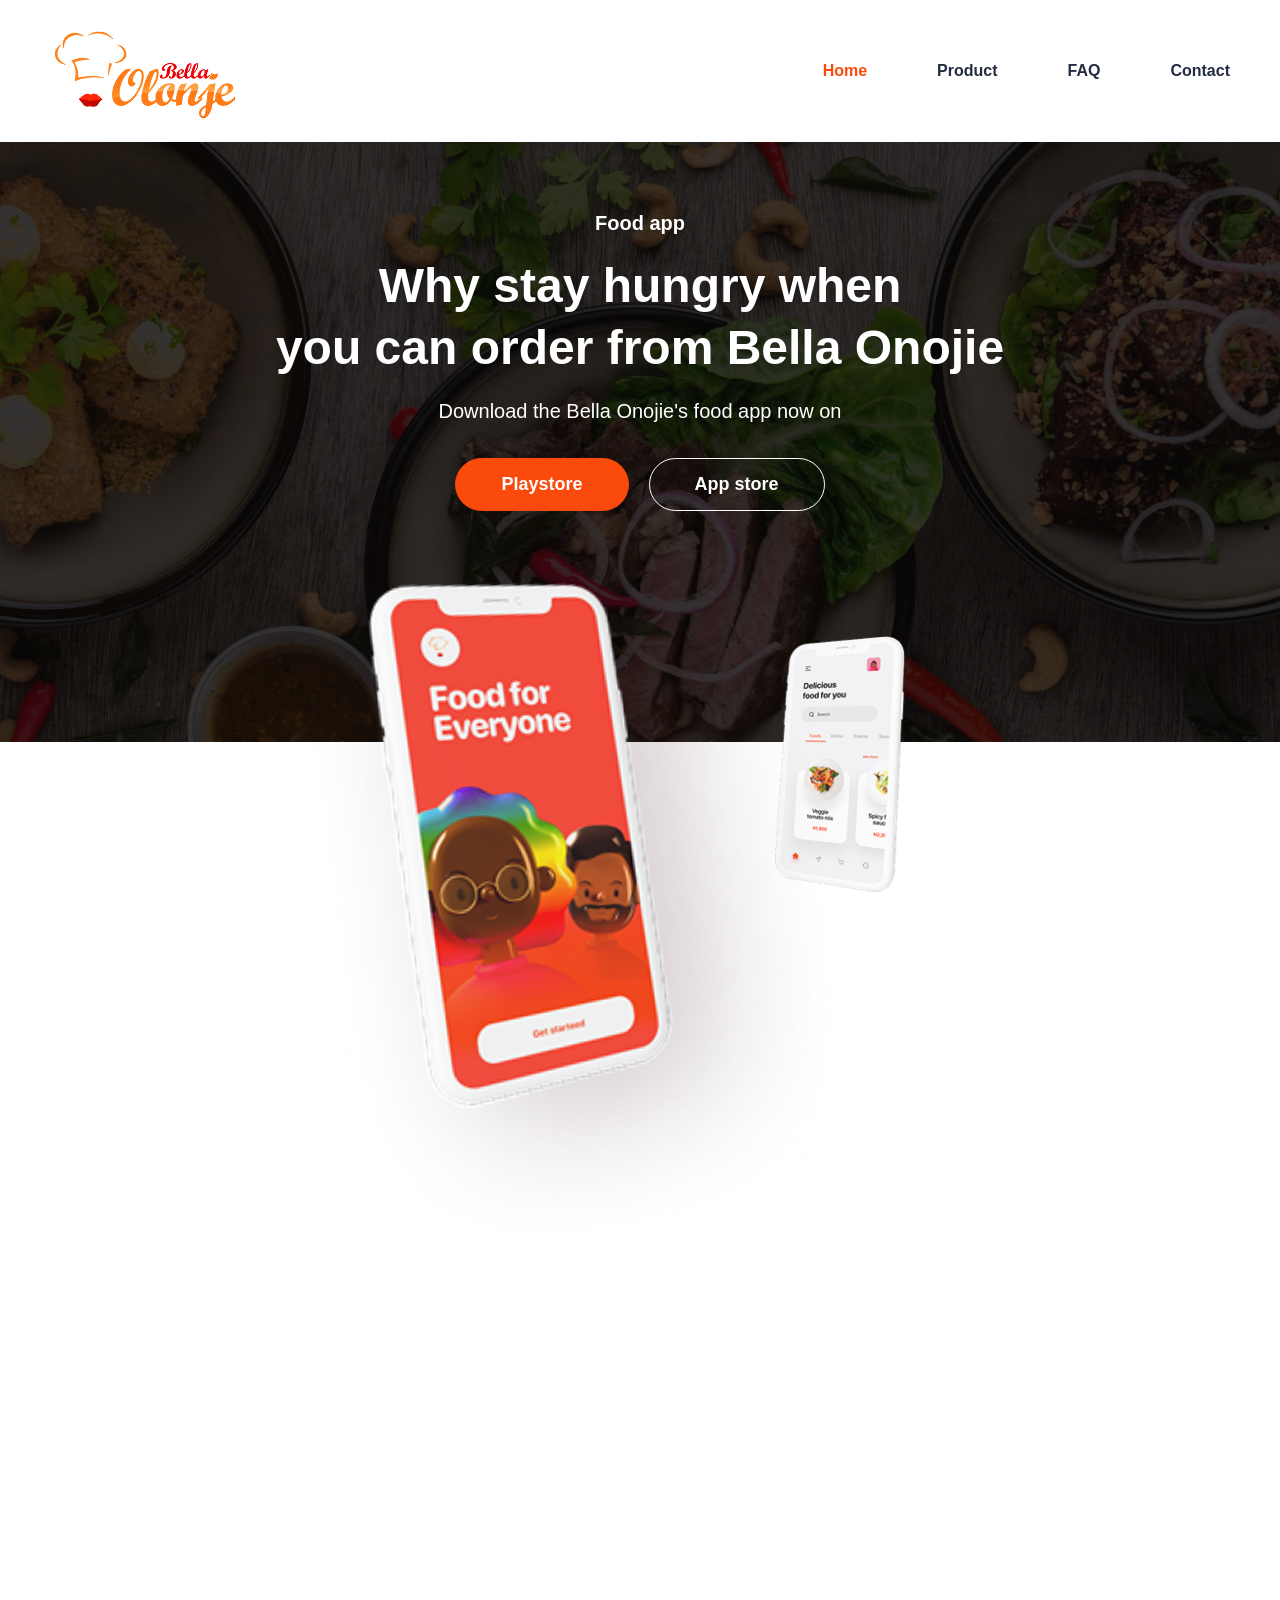
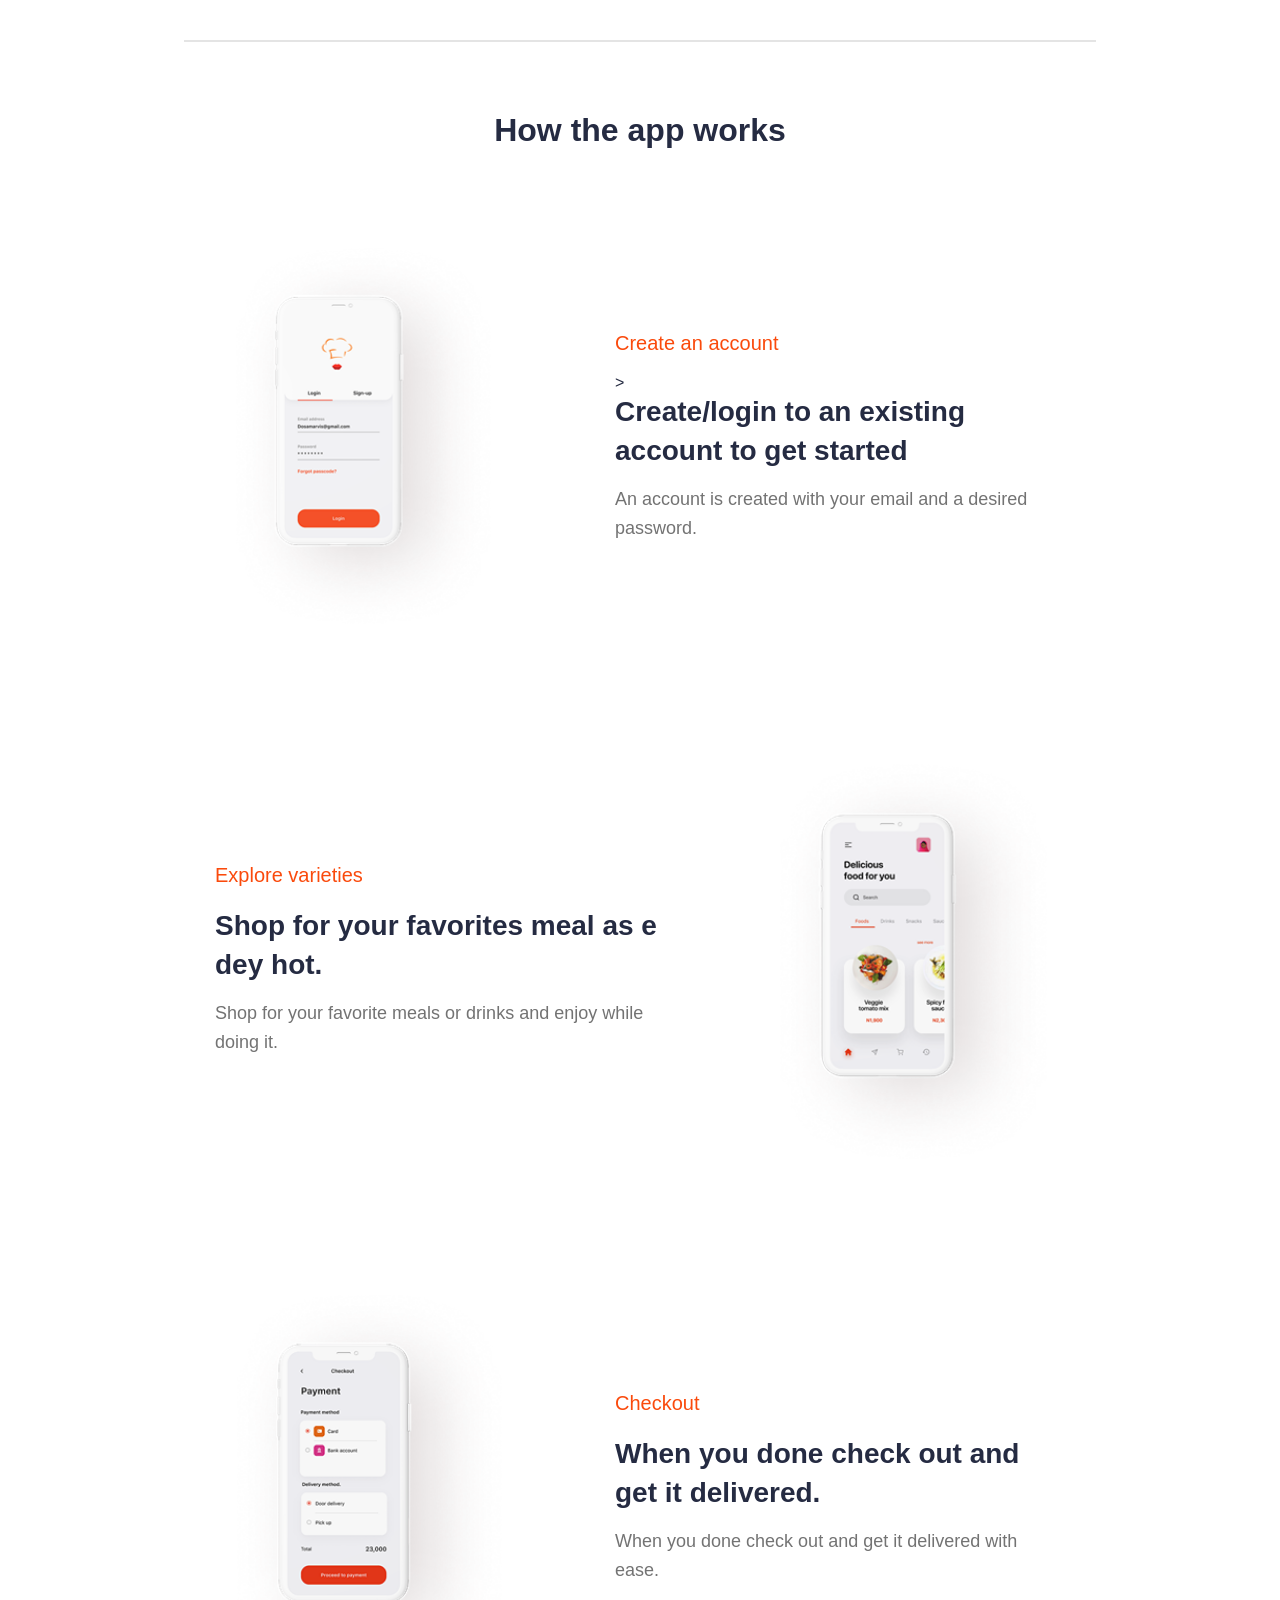
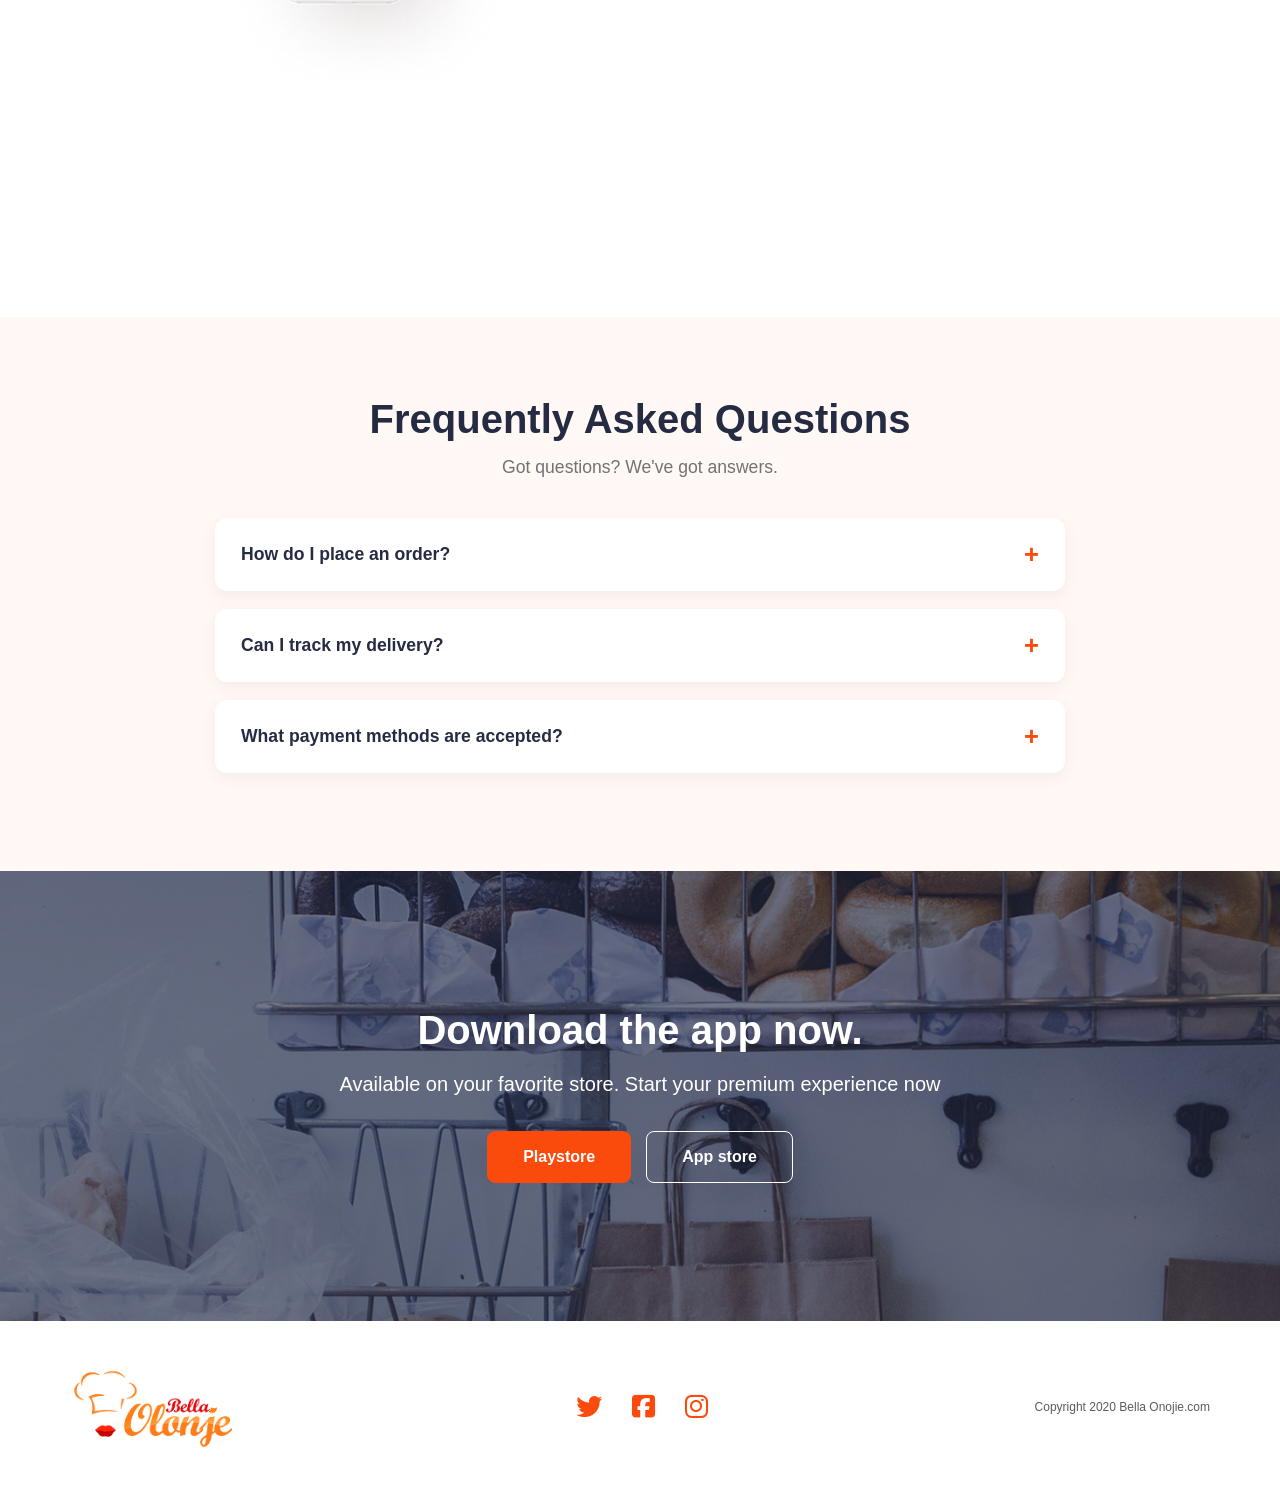
<file: index.html>
<!DOCTYPE html>
<html lang="en">
<head>
    <meta charset="UTF-8">
    <meta name="viewport" content="width=device-width, initial-scale=1.0">
    <title>Bella Onojie | Home</title>
    <link rel="stylesheet" href="styles/style.css">
    <!-- Icons for social media -->
    <link rel="stylesheet" href="https://cdnjs.cloudflare.com/ajax/libs/font-awesome/6.5.2/css/all.min.css">
</head>
<body>
    <!-- This link helps keyboard users skip the menu -->
    <a href="#main-content" class="skip-link">Skip to main content</a>

    <!-- Header with logo and navigation -->
    <header class="site-header">
        <nav class="navbar" aria-label="Main navigation">

            <!-- The logo links back to the home page -->
            <a href="index.html" class="logo">
                <img
                    src="images/logo.png"
                    srcset="
                        images/logo-small.png 103w,
                        images/logo.png 206w
                    "
                    sizes="(max-width: 768px) 103px, 206px"
                    alt="Bella Onojie logo"
                >
            </a>

            <!-- Main menu for different pages -->
            <!-- Mobile menu button -->
            <button class="menu-toggle" type="button"
                    aria-label="Toggle navigation"
                    aria-expanded="false"
                    aria-controls="main-menu">
                <i class="fa-solid fa-bars" aria-hidden="true"></i>
            </button>

            <ul class="nav-links" id="main-menu">
                <li>
                    <a href="index.html" class="active" aria-current="page">Home</a>
                </li>
                <li>
                    <a href="product.html">Product</a>
                </li>
                <li>
                    <a href="index.html#faq">FAQ</a>
                </li>
                <li>
                    <a href="contact.html">Contact</a>
                </li>
            </ul>

        </nav>
    </header>

    <!-- Main content of the home page -->
    <main id="main-content">

        <!-- Hero section with food background -->
        <section class="hero">
            <div class="hero-content">

                <p class="hero-label">Food app</p>

                <h1>
                    Why stay hungry when<br>
                    you can order from Bella Onojie
                </h1>

                <p class="hero-description">
                    Download the Bella Onojie's food app now on
                </p>

                <!-- Two buttons for downloading the app -->
                <div class="hero-buttons">
                    <a href="#download" class="btn btn-primary">
                        Playstore
                    </a>

                    <a href="#download" class="btn btn-secondary">
                        App store
                    </a>
                </div>

            </div>
        </section>

        <!-- Two phone images to show the food app -->
        <div class="hero-phones">
            <img
            src="images/hero-phone-left.png"
            srcset="
                images/hero-phone-left-small.png 300w,
                images/hero-phone-left.png 599w
                "
                sizes="(max-width: 600px) 150px, 300px"
                alt="Bella Onojie app welcome screen"
                class="phone-left"
            >       

            <img
                src="images/hero-phone-right.png"
                srcset="
                    images/hero-phone-right-small.png 143w,
                    images/hero-phone-right.png 285w
                "
                sizes="(max-width: 600px) 70px, 140px"
                alt="Bella Onojie app food menu screen"
                class="phone-right"
            >
        </div>


        <!-- How the app works -->
        <section class="how-it-works" id="product">

            <h2>How the app works</h2>

            <!-- Step 1: Create an account -->
            <div class="work-step">
                <img
                    src="images/login-phone.png"
                    srcset="
                        images/login-phone-small.png 301w,
                        images/login-phone.png 602w
                    "
                    sizes="(max-width: 600px) 150px, 300px"
                    alt="Login screen"
                >

                <div class="step-text">
                    <p class="step-label">Create an account</p>>
                    <h3>Create/login to an existing account to get started</h3>
                    <p>An account is created with your email and a desired password.</p>
                </div>
            </div>

            <!-- Step 2: Explore food -->
            <div class="work-step reverse">
                <img
                    src="images/shop-phone.png"
                    srcset="
                        images/shop-phone-small.png 285w,
                        images/shop-phone.png 569w
                    "
                    sizes="(max-width: 600px) 150px, 285px"
                    alt="Food shopping screen"
                >

                <div class="step-text">
                    <p class="step-label">Explore varieties</p>
                    <h3>Shop for your favorites meal as e dey hot.</h3>
                    <p>Shop for your favorite meals or drinks and enjoy while doing it.</p>
                </div>
            </div>

            <!-- Step 3: Checkout -->
            <div class="work-step">
                <img
                    src="images/checkout-phone.png"
                    srcset="
                        images/checkout-phone-small.png 289w,
                        images/checkout-phone.png 578w
                    "
                    sizes="(max-width: 600px) 150px, 289px"
                    alt="Checkout screen"
                >

                <div class="step-text">
                    <p class="step-label">Checkout</p>
                    <h3>When you done check out and get it delivered.</h3>
                    <p>When you done check out and get it delivered with ease.</p>
                </div>
            </div>

        </section>

        <!-- Frequently Asked Questions -->
        <section class="faq-section" id="faq" aria-labelledby="faq-heading">

            <div class="faq-container">

                <h2 id="faq-heading">Frequently Asked Questions</h2>

                <p class="faq-intro">
                    Got questions? We've got answers.
                </p>

                <!-- FAQ 1: Ordering -->
                <details class="faq-item">
                    <summary>How do I place an order?</summary>
                    <p>
                        Simply download the Bella Onojie app,
                        create an account, explore your favorite meals,
                        and complete your order at checkout.
                    </p>
                </details>

                <!-- FAQ 2: Delivery -->
                <details class="faq-item">
                    <summary>Can I track my delivery?</summary>
                    <p>
                        Yes! You can check your order status
                        directly through the app.
                    </p>
                </details>

                <!-- FAQ 3: Payment -->
                <details class="faq-item">
                    <summary>What payment methods are accepted?</summary>
                    <p>
                        Available payment methods are displayed
                        during checkout in the app.
                    </p>
                </details>

            </div>

        </section>

        <!-- Download section -->
        <section class="download" id="download">
            <div class="download-content">

                <h2>Download the app now.</h2>

                <p>
                    Available on your favorite store.
                    Start your premium experience now
                </p>

                <!-- Buttons for app download -->
                <div class="download-buttons">
                    <a href="https://play.google.com/store"
                    class="download-btn download-primary">
                        Playstore
                    </a>

                    <a href="https://www.apple.com/app-store/"
                    class="download-btn download-secondary">
                        App store
                    </a>
                </div>

            </div>
        </section>


    </main>


    <!-- Footer -->
    <footer class="site-footer">

        <!-- Logo -->
        <a href="index.html" class="footer-logo">
            <img
                src="images/logo.png"
                srcset="
                    images/logo-small.png 103w,
                    images/logo.png 206w
                "
                sizes="(max-width: 768px) 103px, 206px"
                alt="Bella Onojie logo"
            >
        </a>

        <!-- Social media links -->
        <div class="social-links">
            <a href="https://twitter.com/"
               aria-label="Twitter">
                <i class="fa-brands fa-twitter"></i>
            </a>

            <a href="https://www.facebook.com/"
               aria-label="Facebook">
                <i class="fa-brands fa-facebook-square"></i>
            </a>

            <a href="https://www.instagram.com/"
               aria-label="Instagram">
                <i class="fa-brands fa-instagram"></i>
            </a>
        </div>

        <!-- Copyright -->
        <p class="copyright">
            Copyright 2020 Bella Onojie.com
        </p>

    </footer>

    <script>
        const menuToggle = document.querySelector('.menu-toggle');
        const navLinks = document.querySelector('.nav-links');

        menuToggle.addEventListener('click', () => {
            const isOpen = navLinks.classList.toggle('open');
            menuToggle.setAttribute('aria-expanded', isOpen);
        });
    </script>

</body>
</html>
</file>
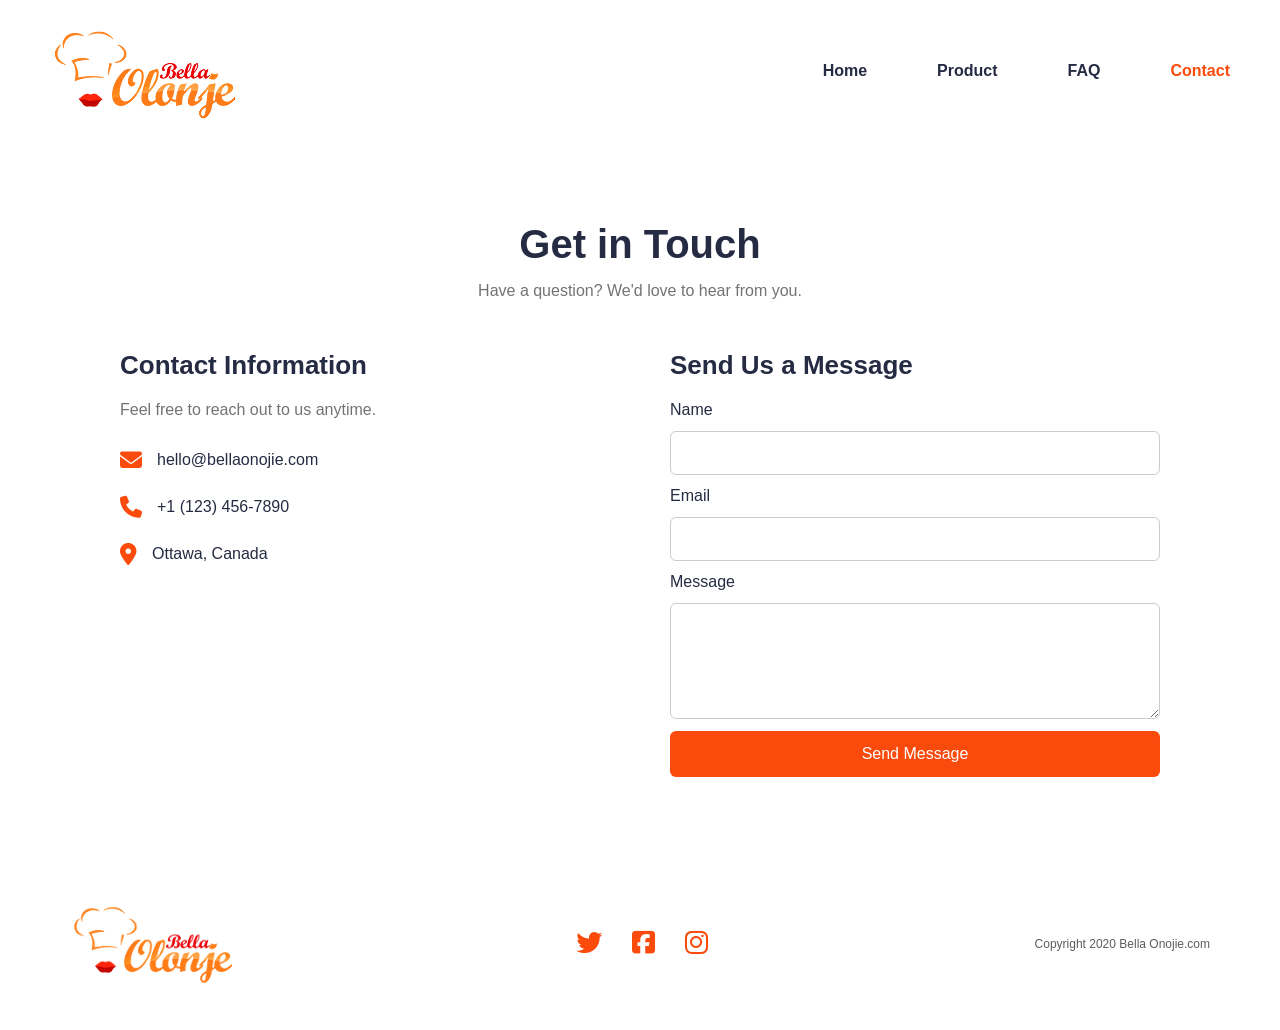
<file: contact.html>
<!DOCTYPE html>
<html lang="en">
<head>
    <meta charset="UTF-8">
    <meta name="viewport" content="width=device-width, initial-scale=1.0">
    <title>Bella Onojie | Contact</title>
    <link rel="stylesheet" href="styles/style.css">
    <!-- Icons for social media -->
    <link rel="stylesheet" href="https://cdnjs.cloudflare.com/ajax/libs/font-awesome/6.5.2/css/all.min.css">
</head>
<body>
    <!-- This link helps keyboard users skip the menu -->
    <a href="#main-content" class="skip-link">Skip to main content</a>

    <!-- Header with logo and navigation -->
    <header class="site-header">
        <nav class="navbar" aria-label="Main navigation">

            <!-- The logo links back to the home page -->
            <a href="index.html" class="logo">
                <img
                    src="images/logo.png"
                    srcset="
                        images/logo-small.png 103w,
                        images/logo.png 206w
                    "
                    sizes="(max-width: 768px) 103px, 206px"
                    alt="Bella Onojie logo"
                >
            </a>
             
            <!-- Main menu for different pages -->
            <!-- Mobile menu button -->
            <button class="menu-toggle" type="button"
                    aria-label="Toggle navigation"
                    aria-expanded="false"
                    aria-controls="main-menu">
                <i class="fa-solid fa-bars" aria-hidden="true"></i>
            </button>

            <ul class="nav-links" id="main-menu">
                <li>
                    <a href="index.html">Home</a>
                </li>
                <li>
                    <a href="product.html">Product</a>
                </li>
                <li>
                    <a href="index.html#faq">FAQ</a>
                </li>
                <li>
                    <a href="contact.html" class="active" aria-current="page">Contact</a>
                </li>
            </ul>

        </nav>
    </header>

    
    <!-- Main content of the contact page -->  
    <main id="main-content">

        <!-- Contact page -->
        <section class="contact-section">

            <h1>Get in Touch</h1>
            <p class="contact-intro">
                Have a question? We'd love to hear from you.
            </p>

            <div class="contact-container">

                <!-- Contact information -->
                <div class="contact-info">
                    <h2>Contact Information</h2>
                    <p>Feel free to reach out to us anytime.</p>

                    <div class="contact-item">
                        <i class="fa-solid fa-envelope" aria-hidden="true"></i>
                        <a href="mailto:hello@bellaonojie.com">
                            hello@bellaonojie.com
                        </a>
                    </div>

                    <div class="contact-item">
                        <i class="fa-solid fa-phone" aria-hidden="true"></i>
                        <a href="tel:+11234567890">
                            +1 (123) 456-7890
                        </a>
                    </div>

                    <div class="contact-item">
                        <i class="fa-solid fa-location-dot" aria-hidden="true"></i>
                        <span>Ottawa, Canada</span>
                    </div>
                </div>

                <!-- Contact form -->
                <div class="contact-form">
                    <h2>Send Us a Message</h2>
                
                    <form id="contact-form">
                        <label for="contact-name">Name</label>
                        <input type="text" id="contact-name" name="name" required>

                        <label for="contact-email">Email</label>
                        <input type="email" id="contact-email" name="email" required>

                        <label for="contact-message">Message</label>
                        <textarea id="contact-message" name="message" rows="5" required></textarea>

                        <button type="submit">Send Message</button>

                        <p id="form-status" role="status" aria-live="polite" hidden></p>
                    </form>

                </div>

            </div>
        </section>

    </main>


    <!-- Footer -->
    <footer class="site-footer">

        <!-- Logo -->
        <a href="index.html" class="footer-logo">
            <img
                src="images/logo.png"
                srcset="
                    images/logo-small.png 103w,
                    images/logo.png 206w
                "
                sizes="(max-width: 768px) 103px, 206px"
                alt="Bella Onojie logo"
            >
        </a>

        <!-- Social media links -->
        <div class="social-links">
            <a href="https://twitter.com/"
               aria-label="Twitter">
                <i class="fa-brands fa-twitter"></i>
            </a>

            <a href="https://www.facebook.com/"
               aria-label="Facebook">
                <i class="fa-brands fa-facebook-square"></i>
            </a>

            <a href="https://www.instagram.com/"
               aria-label="Instagram">
                <i class="fa-brands fa-instagram"></i>
            </a>
        </div>

        <!-- Copyright -->
        <p class="copyright">
            Copyright 2020 Bella Onojie.com
        </p>

    </footer>

    <script>
        const menuToggle = document.querySelector('.menu-toggle');
        const navLinks = document.querySelector('.nav-links');

        menuToggle.addEventListener('click', () => {
            const isOpen = navLinks.classList.toggle('open');
            menuToggle.setAttribute('aria-expanded', isOpen);
        });


        /* Contact form demo */
        const contactForm = document.querySelector('#contact-form');
        const formStatus = document.querySelector('#form-status');

        contactForm.addEventListener('submit', (event) => {
            event.preventDefault();

            formStatus.textContent = 'This is a demo form. Your message has not been sent.';
            formStatus.hidden = false;
        });
    </script>

</body>
</html>
</file>
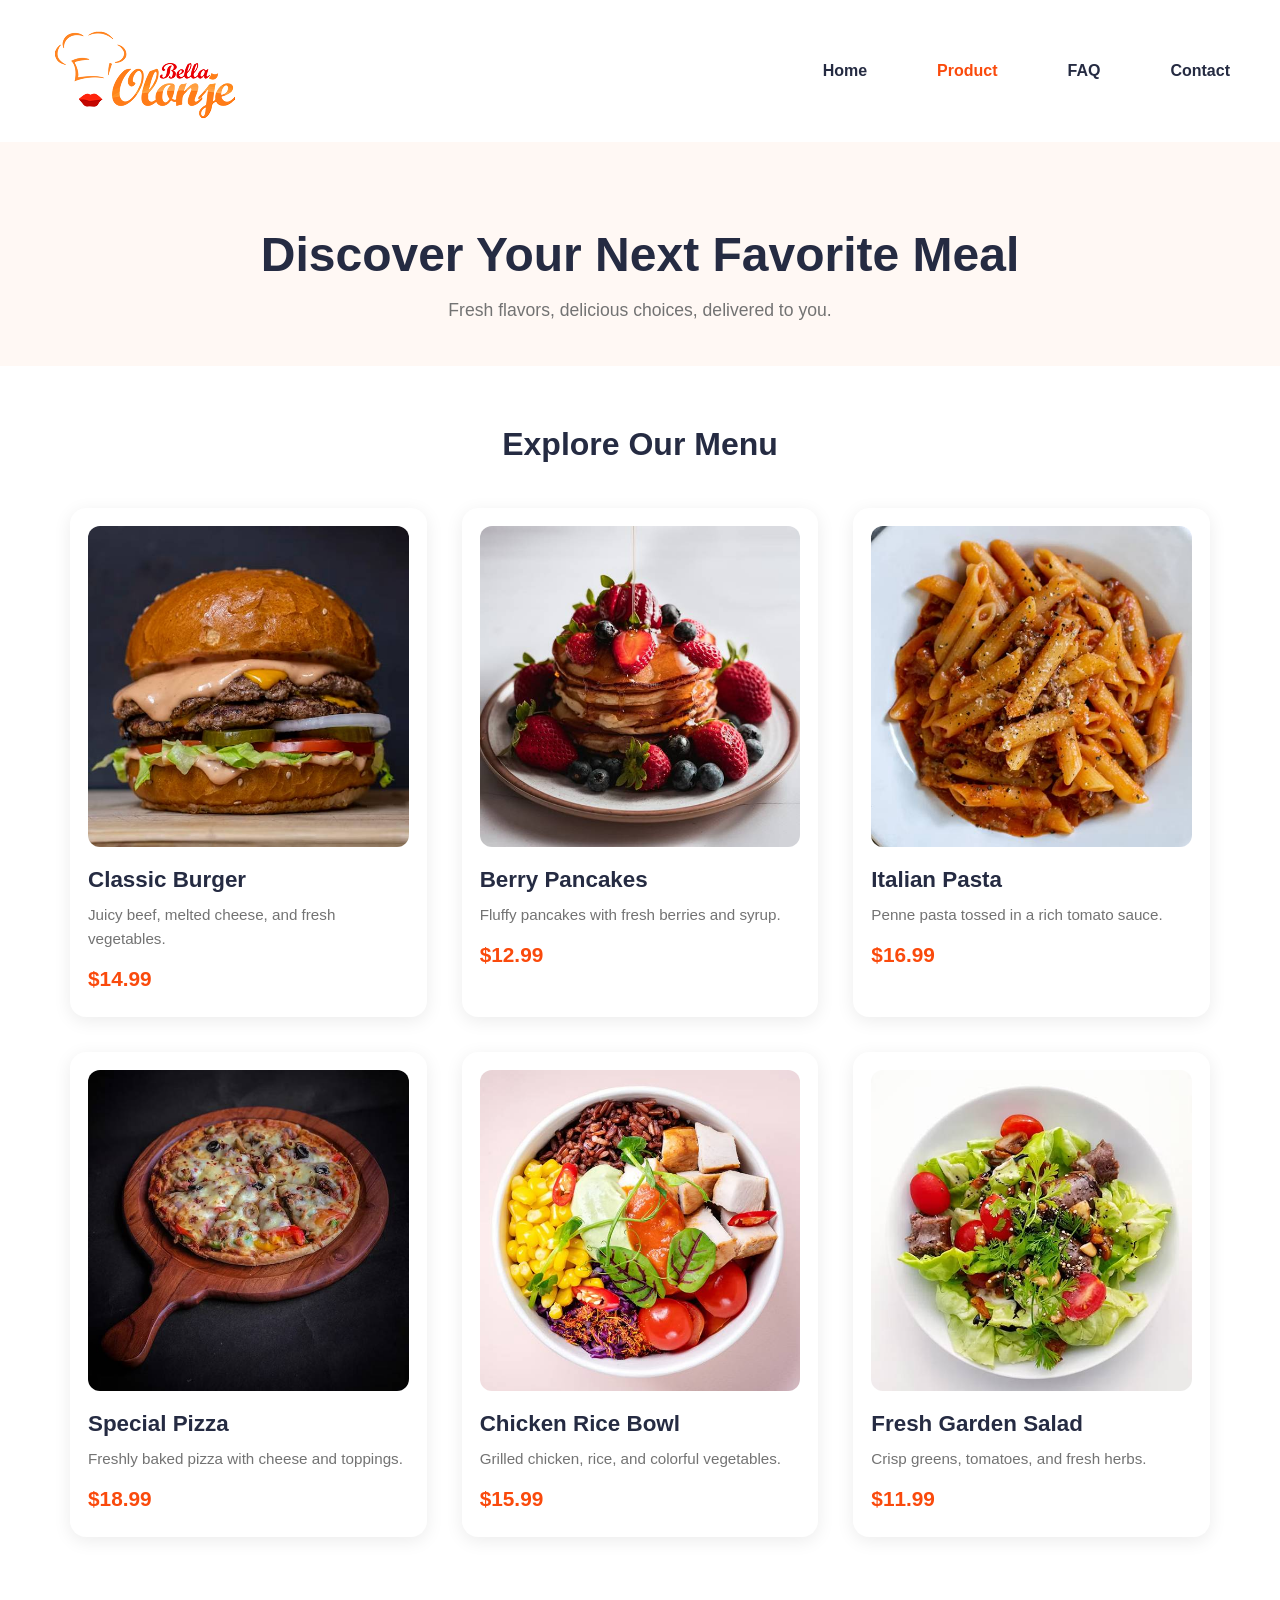
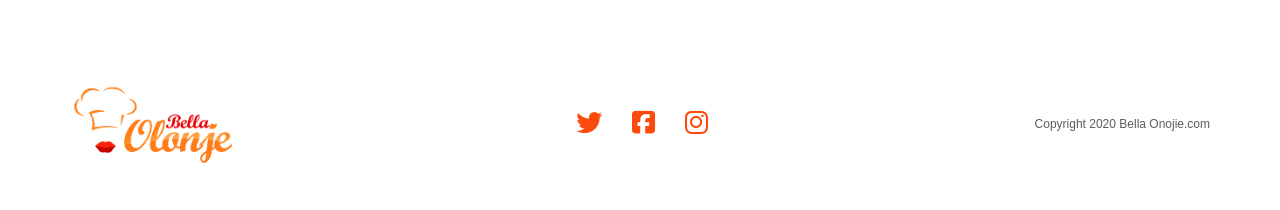
<file: product.html>
<!DOCTYPE html>
<html lang="en">
<head>
    <meta charset="UTF-8">
    <meta name="viewport" content="width=device-width, initial-scale=1.0">
    <title>Bella Onojie | Product</title>
    <link rel="stylesheet" href="styles/style.css">
    <!-- Icons for social media -->
    <link rel="stylesheet" href="https://cdnjs.cloudflare.com/ajax/libs/font-awesome/6.5.2/css/all.min.css">
</head>
<body>
    <!-- This link helps keyboard users skip the menu -->
    <a href="#main-content" class="skip-link">Skip to main content</a>

    <!-- Header with logo and navigation -->
    <header class="site-header">
        <nav class="navbar" aria-label="Main navigation">

            <!-- The logo links back to the home page -->
            <a href="index.html" class="logo">
                <img
                    src="images/logo.png"
                    srcset="
                        images/logo-small.png 103w,
                        images/logo.png 206w
                    "
                    sizes="(max-width: 768px) 103px, 206px"
                    alt="Bella Onojie logo"
                >
            </a>
  
            <!-- Main menu for different pages -->
            <!-- Mobile menu button -->
            <button class="menu-toggle" type="button"
                    aria-label="Toggle navigation"
                    aria-expanded="false"
                    aria-controls="main-menu">
                <i class="fa-solid fa-bars" aria-hidden="true"></i>
            </button>

            <ul class="nav-links" id="main-menu">
                <li>
                    <a href="index.html">Home</a>
                </li>
                <li>
                    <a href="product.html" class="active" aria-current="page">Product</a>
                </li>
                <li>
                    <a href="index.html#faq">FAQ</a>
                </li>
                <li>
                    <a href="contact.html">Contact</a>
                </li>
            </ul>

        </nav>
    </header>

    
    <!-- Main content of the product page -->
    <main id="main-content">

        <!-- Product page introduction -->
        <section class="product-intro">
            <h1>Discover Your Next Favorite Meal</h1>
            <p>Fresh flavors, delicious choices, delivered to you.</p>
        </section>

        <!-- Food menu section -->
        <section class="food-menu" aria-labelledby="menu-heading">
            <h2 id="menu-heading">Explore Our Menu</h2>

            <div class="food-grid">

                <!-- Burger -->
                <article class="food-card">
                    <img src="images/burger-large.jpg"
                        srcset="images/burger-small.jpg 300w,
                                images/burger-large.jpg 600w"
                        sizes="(max-width: 600px) 100vw, (max-width: 900px) 50vw, 33vw"
                        alt="Double beef burger with cheese and vegetables">
                    <h3>Classic Burger</h3>
                    <p>Juicy beef, melted cheese, and fresh vegetables.</p>
                    <span class="food-price">$14.99</span>
                </article>

                <!-- Pancakes -->
                <article class="food-card">
                    <img src="images/pancakes-large.jpg"
                        srcset="images/pancakes-small.jpg 300w,
                                images/pancakes-large.jpg 600w"
                        sizes="(max-width: 600px) 100vw, (max-width: 900px) 50vw, 33vw"
                        alt="Pancakes topped with strawberries and blueberries">
                    <h3>Berry Pancakes</h3>
                    <p>Fluffy pancakes with fresh berries and syrup.</p>
                    <span class="food-price">$12.99</span>
                </article>

                <!-- Pasta -->
                <article class="food-card">
                    <img src="images/pasta-large.jpg"
                        srcset="images/pasta-small.jpg 300w,
                                images/pasta-large.jpg 600w"
                        sizes="(max-width: 600px) 100vw, (max-width: 900px) 50vw, 33vw"
                        alt="Penne pasta with tomato and meat sauce">
                    <h3>Italian Pasta</h3>
                    <p>Penne pasta tossed in a rich tomato sauce.</p>
                    <span class="food-price">$16.99</span>
                </article>

                <!-- Pizza -->
                <article class="food-card">
                    <img src="images/pizza-large.jpg"
                        srcset="images/pizza-small.jpg 300w,
                                images/pizza-large.jpg 600w"
                        sizes="(max-width: 600px) 100vw, (max-width: 900px) 50vw, 33vw"
                        alt="Cheese pizza with olives and vegetables">
                    <h3>Special Pizza</h3>
                    <p>Freshly baked pizza with cheese and toppings.</p>
                    <span class="food-price">$18.99</span>
                </article>

                <!-- Rice Bowl -->
                <article class="food-card">
                    <img src="images/rice-bowl-large.jpg"
                        srcset="images/rice-bowl-small.jpg 300w,
                                images/rice-bowl-large.jpg 600w"
                        sizes="(max-width: 600px) 100vw, (max-width: 900px) 50vw, 33vw"
                        alt="Rice bowl with chicken, corn, and vegetables">
                    <h3>Chicken Rice Bowl</h3>
                    <p>Grilled chicken, rice, and colorful vegetables.</p>
                    <span class="food-price">$15.99</span>
                </article>

                <!-- Salad -->
                <article class="food-card">
                    <img src="images/salad-large.jpg"
                        srcset="images/salad-small.jpg 300w,
                                images/salad-large.jpg 600w"
                        sizes="(max-width: 600px) 100vw, (max-width: 900px) 50vw, 33vw"
                        alt="Fresh green salad with tomatoes and herbs">
                    <h3>Fresh Garden Salad</h3>
                    <p>Crisp greens, tomatoes, and fresh herbs.</p>
                    <span class="food-price">$11.99</span>
                </article>

            </div>
        </section>

    </main>



    <!-- Footer -->
    <footer class="site-footer">

        <!-- Logo -->
        <a href="index.html" class="footer-logo">
            <img
                src="images/logo.png"
                srcset="
                    images/logo-small.png 103w,
                    images/logo.png 206w
                "
                sizes="(max-width: 768px) 103px, 206px"
                alt="Bella Onojie logo"
            >
        </a>

        <!-- Social media links -->
        <div class="social-links">
            <a href="https://twitter.com/"
               aria-label="Twitter">
                <i class="fa-brands fa-twitter"></i>
            </a>

            <a href="https://www.facebook.com/"
               aria-label="Facebook">
                <i class="fa-brands fa-facebook-square"></i>
            </a>

            <a href="https://www.instagram.com/"
               aria-label="Instagram">
                <i class="fa-brands fa-instagram"></i>
            </a>
        </div>

        <!-- Copyright -->
        <p class="copyright">
            Copyright 2020 Bella Onojie.com
        </p>

    </footer>

    <script>
        const menuToggle = document.querySelector('.menu-toggle');
        const navLinks = document.querySelector('.nav-links');

        menuToggle.addEventListener('click', () => {
            const isOpen = navLinks.classList.toggle('open');
            menuToggle.setAttribute('aria-expanded', isOpen);
        });
    </script>

</body>
</html>
</file>
<file: styles/style.css>
/* ==================================================================
   GLOBAL & SHARED STYLES
   ================================================================== */

/****************************************
   BASIC STYLES
****************************************/

* {
    margin: 0;
    padding: 0;
    box-sizing: border-box;
}

body {
    font-family: Arial, Helvetica, sans-serif;
    color: #252b42;
    overflow-x: hidden;
}

img {
    max-width: 100%;
}

/* Skip navigation link */
.skip-link {
    position: absolute;
    top: -60px;
    left: 10px;
    background: white;
    padding: 10px;
    z-index: 100;
}

.skip-link:focus {
    top: 10px;
}

/****************************************
   HEADER AND NAVIGATION
****************************************/

.site-header {
    background-color: white;
}

.navbar {
    max-width: 1440px;
    margin: 0 auto;
    padding: 20px 50px;

    display: flex;
    align-items: center;
    justify-content: space-between;
}

.logo img {
    display: block;
    width: 206px;
    height: auto;
}

.nav-links {
    display: flex;
    align-items: center;
    gap: 70px;
    list-style: none;
}

.nav-links a {
    text-decoration: none;
    color: #252b42;
    font-size: 16px;
    font-weight: 600;
    transition: color 0.3s ease;
}

.nav-links a:hover,
.nav-links a.active {
    color: #fa4a0c;
}

/* Hide hamburger menu on desktop */
.menu-toggle {
    display: none;
    background: transparent;
    border: none;
    padding: 10px;
    color: #252b42;
    font-size: 28px;
    cursor: pointer;
    transition: color 0.3s ease;
}

.menu-toggle:hover,
.menu-toggle[aria-expanded="true"] {
    color: #fa4a0c;
}

.menu-toggle:focus-visible {
    outline: 2px solid #fa4a0c;
    outline-offset: 4px;
}

/* ==================================================================
   HOME PAGE
   ================================================================== */

/*****************************************
   HERO SECTION
*****************************************/

.hero {
    background-image: linear-gradient(
        rgba(0, 0, 0, 0.5),
        rgba(0, 0, 0, 0.5)
    ), url("../images/banner.png");

    background-size: cover;
    background-position: center;
    min-height: 600px;

    display: flex;
    justify-content: center;
    align-items: flex-start;

    text-align: center;
    color: white;
    padding: 70px 20px;
}

/* Use a smaller banner image on mobile devices */


.hero-content {
    max-width: 1000px;
}

.hero-label {
    font-size: 20px;
    font-weight: 600;
    margin-bottom: 20px;
}

.hero h1 {
    font-size: 48px;
    line-height: 1.3;
    margin-bottom: 20px;
    animation: fadeInUp 1s ease-out;
}

/* Hero title entrance animation */
@keyframes fadeInUp {
    from {
        opacity: 0;
        transform: translateY(25px);
    }

    to {
        opacity: 1;
        transform: translateY(0);
    }
}

.hero-description {
    font-size: 20px;
    margin-bottom: 35px;
}

.hero-buttons {
    display: flex;
    justify-content: center;
    gap: 20px;
}

.btn {
    display: inline-block;
    padding: 15px 45px;
    border-radius: 30px;

    text-decoration: none;
    font-size: 18px;
    font-weight: 600;

    transition: all 0.3s ease;
}

.btn-primary {
    background-color: #fa4a0c;
    color: white;
    border: 1px solid #fa4a0c;
}

.btn-secondary {
    background-color: transparent;
    color: white;
    border: 1px solid white;
}

.btn-primary:hover {
    background-color: #d83d05;
}

.btn-secondary:hover {
    background-color: white;
    color: #fa4a0c;
}

/******************************************
   HERO PHONE IMAGES - DESKTOP
******************************************/

.hero-phones {
    display: flex;
    justify-content: center;
    align-items: flex-start;
    gap: 0;

    margin-top: -180px;
    padding-bottom: 100px;

    position: relative;
    z-index: 2;
}

/* Red phone */
.phone-left {
    width: 600px;
    height: auto;

    transform: translateY(-150px) rotate(-5deg);

    position: relative;
    z-index: 10;
}

/* White phone */
.phone-right {
    width: auto;
    height: auto;

    transform: translate(-100px, 70px);

    position: relative;
    z-index: 1;
}

/******************************************
   HOW THE APP WORKS
******************************************/

.how-it-works {
    max-width: 1200px;
    margin: 80px auto;
    padding: 40px 30px;
}

/* Divider line */
.how-it-works::before {
    content: "";
    display: block;

    width: 80%;
    height: 2px;
    background-color: #e4e4e4;

    margin: -30px auto 70px;
}

.how-it-works h2 {
    text-align: center;
    font-size: 32px;
    margin-bottom: 80px;
    color: #252b42;
}

/* Each step */
.work-step {
    display: flex;
    align-items: center;
    justify-content: center;

    gap: 100px;
    margin-bottom: 100px;
}

/* Second step reversed */
.work-step.reverse {
    flex-direction: row-reverse;
}

/* Phone images */
.work-step img {
    width: 300px;
    height: auto;
    flex-shrink: 0;
}

/* Text content */
.step-text {
    width: 450px;
    max-width: 100%;
}

.step-text .step-label {
    color: #fa4a0c;
    font-size: 20px;
    margin-bottom: 15px;
}

.step-text h3 {
    color: #252b42;
    font-size: 28px;
    line-height: 1.4;
    margin-bottom: 15px;
}

.step-text p {
    color: #737373;
    font-size: 18px;
    line-height: 1.6;
}

/******************************************
   FAQ SECTION
******************************************/

.faq-section {
    padding: 80px 20px;
    background-color: #fff8f4;
}

.faq-container {
    max-width: 850px;
    margin: 0 auto;
}

.faq-section h2 {
    text-align: center;
    font-size: clamp(1.8rem, 4vw, 2.5rem);
    color: #252b42;
    margin-bottom: 15px;
}

.faq-intro {
    text-align: center;
    color: #737373;
    font-size: 1.1rem;
    margin-bottom: 40px;
}

/* Individual FAQ cards */
.faq-item {
    background-color: #ffffff;
    border-radius: 12px;
    margin-bottom: 18px;
    padding: 22px 26px;
    box-shadow: 0 4px 15px rgba(0, 0, 0, 0.06);
}

/* Clickable questions */
.faq-item summary {
    cursor: pointer;
    font-size: 1.1rem;
    font-weight: 600;
    color: #252b42;
    list-style: none;
    display: flex;
    justify-content: space-between;
    align-items: center;
    gap: 15px;
}

/* Hide default arrow */
.faq-item summary::-webkit-details-marker {
    display: none;
}

/* Custom plus icon */
.faq-item summary::after {
    content: "+";
    font-size: 1.6rem;
    color: #fa4a0c;
    transition: transform 0.3s ease;
}

/* Change plus to minus when opened */
.faq-item[open] summary::after {
    content: "−";
}

/* Answer styling */
.faq-item p {
    margin-top: 18px;
    color: #737373;
    line-height: 1.7;
    font-size: 1rem;
}

/* Hover effect */
.faq-item:hover {
    box-shadow: 0 8px 24px rgba(0, 0, 0, 0.1);
}

.faq-item summary:focus-visible {
    outline: 3px solid #fa4a0c;
    outline-offset: 5px;
    border-radius: 4px;
}

/* Mobile adjustments */

/******************************************
   DOWNLOAD SECTION
******************************************/

.download {
    background-image: linear-gradient(
        rgba(37, 43, 66, 0.4),
        rgba(37, 43, 66, 0.4)
    ), url("../images/download-bg.png");

    background-size: cover;
    background-position: center;

    min-height: 450px;

    display: flex;
    justify-content: center;
    align-items: center;

    text-align: center;
    padding: 60px 20px;
    color: white;
}

.download-content h2 {
    font-size: 40px;
    font-weight: 700;
    margin-bottom: 20px;
}

.download-content p {
    font-size: 20px;
    margin-bottom: 35px;
}

.download-buttons {
    display: flex;
    justify-content: center;
    gap: 15px;
}

.download-btn {
    display: inline-block;
    padding: 16px 35px;

    border-radius: 8px;
    font-size: 16px;
    font-weight: 600;

    text-decoration: none;
    color: white;
}

.download-primary {
    background-color: #fa4a0c;
    border: 1px solid #fa4a0c;
}

.download-secondary {
    background-color: transparent;
    border: 1px solid white;
}

/* ==================================================================
   PRODUCT PAGE
   ================================================================== */

/****************************************
  PRODUCT PAGE
****************************************/


.food-card:hover {
    transform: translateY(-8px);
    box-shadow: 0 12px 25px rgba(0, 0, 0, 0.12);
}

.food-card:hover img {
    transform: scale(1.08);
}

/* Introduction section */
.product-intro {
    text-align: center;
    padding: 85px 20px 45px;
    background-color: #fff8f4;
}

.product-intro h1 {
    font-size: clamp(2rem, 4vw, 3rem);
    color: #252b42;
    margin-bottom: 18px;
}

.product-intro p {
    font-size: 1.1rem;
    color: #737373;
}

/* Food menu section */
.food-menu {
    max-width: 1200px;
    margin: 0 auto;
    padding: 60px 30px 100px;
}

.food-menu h2 {
    text-align: center;
    font-size: 2rem;
    color: #252b42;
    margin-bottom: 45px;
}

/* Desktop: three columns */
.food-grid {
    display: grid;
    grid-template-columns: repeat(3, minmax(0, 1fr));
    gap: 35px;
}

/* Food card styling */
.food-card {
    overflow: hidden;
    border-radius: 16px;
    background-color: #ffffff;
    padding: 18px;
    transition: transform 0.3s ease, box-shadow 0.3s ease;
    box-shadow: 0 4px 18px rgba(0, 0, 0, 0.08);
}

.food-card img {
    width: 100%;
    aspect-ratio: 1 / 1;
    object-fit: cover;
    display: block;
    transition: transform 0.3s ease;
    border-radius: 12px;
}

.food-card h3 {
    font-size: 1.4rem;
    color: #252b42;
    margin: 20px 0 10px;
}

.food-card p {
    color: #737373;
    font-size: 0.95rem;
    line-height: 1.6;
    margin-bottom: 16px;
}

.food-price {
    display: inline-block;
    color: #fa4a0c;
    font-size: 1.3rem;
    font-weight: 700;
    margin-bottom: 8px;
}

/* Tablet: two columns */


/* Mobile: one column */


/* Accessibility: reduce motion when requested */

/* ==================================================================
   CONTACT PAGE
   ================================================================== */

/****************************************
  CONTACT PAGE
****************************************/


.contact-section {
    max-width: 1100px;
    margin: 80px auto;
    padding: 0 30px;
}

.contact-section h1 {
    text-align: center;
    font-size: 40px;
    color: #252b42;
}

.contact-intro {
    text-align: center;
    color: #737373;
    margin: 15px 0 50px;
}

.contact-container {
    display: grid;
    grid-template-columns: 1fr 1fr;
    gap: 60px;
}

.contact-info h2,
.contact-form h2 {
    font-size: 26px;
    color: #252b42;
    margin-bottom: 20px;
}

.contact-info p {
    color: #737373;
    margin-bottom: 30px;
}

.contact-item {
    display: flex;
    align-items: center;
    gap: 15px;
    margin-bottom: 25px;
}

.contact-item i {
    color: #fa4a0c;
    font-size: 22px;
}

.contact-item a {
    color: #252b42;
    text-decoration: none;
}

.contact-item a:hover {
    color: #fa4a0c;
    text-decoration: underline;
}

.contact-form form {
    display: flex;
    flex-direction: column;
    gap: 12px;
}

.contact-form input,
.contact-form textarea {
    padding: 12px;
    border: 1px solid #ccc;
    border-radius: 6px;
    font: inherit;
    width: 100%;
    box-sizing: border-box;
}

.contact-form button {
    background-color: #fa4a0c;
    color: white;
    padding: 14px;
    border: none;
    border-radius: 6px;
    cursor: pointer;
    font: inherit;
}

.contact-form button:hover {
    background-color: #d93e08;
}

/* Contact Page Mobile */

/* ==================================================================
   SHARED FOOTER
   ================================================================== */

/******************************************
   FOOTER
******************************************/

.site-footer {
    max-width: 1200px;
    margin: 0 auto;
    padding: 40px 30px;

    display: flex;
    justify-content: space-between;
    align-items: center;
    gap: 30px;
}

.footer-logo img {
    width: 180px;
    height: auto;
}

.social-links {
    display: flex;
    align-items: center;
    gap: 30px;
}

.social-links a {
    color: #fa4a0c;
    font-size: 26px;
    text-decoration: none;
}

.social-links a:hover {
    color: #d63d08;
}

.copyright {
    font-size: 12px;
    color: #5c5c5c;
    margin: 0;
}


/* ==================================================================
   RESPONSIVE DESIGN
   ================================================================== */

/* max-width: 900px */
@media (max-width: 900px) {
    .food-grid {
        grid-template-columns: repeat(2, minmax(0, 1fr));
        gap: 25px;
    }

    .food-menu {
        padding: 50px 25px 75px;
    }
}

/* max-width: 768px */
@media (max-width: 768px) {
    /* Navigation */
   
    /* Mobile navigation */
    .navbar {
        flex-direction: row;
        align-items: center;
        padding: 20px;
        position: relative;
    }

    .logo img {
        width: 130px;
    }

    /* Hamburger menu button */
    .menu-toggle {
        display: block;
        background: transparent;
        border: none;
        padding: 10px;
        color: #252b42;
        font-size: 28px;
        cursor: pointer;
        transition: color 0.3s ease;
    }

    /* Hover effect */
    .menu-toggle:hover {
        color: #fa4a0c;
    }

    /* Menu open */
    .menu-toggle[aria-expanded="true"] {
        color: #fa4a0c;
    }

    /* Keyboard accessibility */
    .menu-toggle:focus-visible {
        outline: 2px solid #fa4a0c;
        outline-offset: 4px;
    }

   .nav-links {
        display: none;
        position: absolute;
        top: 100%;
        left: 0;
        width: 100%;
        background-color: white;
        flex-direction: column;
        align-items: center;
        gap: 0;
        padding: 15px 0;
        z-index: 100;
        box-shadow: 0 5px 10px rgba(0, 0, 0, 0.1);
    }

    .nav-links.open {
        display: flex;
    }

    .nav-links li {
        width: 100%;
        text-align: center;
    }

    .nav-links a {
        display: block;
        padding: 12px 20px;
        font-size: 16px;
    }



    /* Hero section */

    .hero {
        min-height: 500px;
        padding: 50px 20px 130px;
    }

    .hero-label {
        font-size: 18px;
    }

    .hero h1 {
        font-size: 30px;
        line-height: 1.3;
    }

    .hero-description {
        font-size: 16px;
    }

    .hero-buttons {
        flex-direction: column;
        align-items: center;
        gap: 20px;
    }

    .btn {
        width: 200px;
        text-align: center;
    }


    /*************************************
       TWO HERO PHONES - MOBILE
    **************************************/

    .hero-phones {
        display: flex;
        flex-direction: row;
        justify-content: center;
        align-items: flex-start;

        width: 100%;
        gap: 0;

        margin-top: -100px;
        padding-bottom: 40px;

        position: relative;
        z-index: 2;
        transform: translateX(-35px);
    }

    /* Red phone - in front */
    .hero-phones .phone-left {
        width: 280px;
        max-width: none;
        height: auto;
        flex-shrink: 0;
        transform: translate(5px, -65px) rotate(-5deg);
        position: relative;
        z-index: 10;
    }

    /* White phone - behind */
    .hero-phones .phone-right {
        width: 125px;
        max-width: none;
        height: auto;
        flex-shrink: 0;

        margin-left: -100px;
        margin-top: 35px;

        transform: none;
        position: relative;
        z-index: 1;
    }


    /* How the app works */

    .how-it-works {
        margin: 40px auto;
        padding: 30px 20px;
    }

    .how-it-works::before {
        width: 80%;
        margin: 0 auto 60px;
    }

    .how-it-works h2 {
        font-size: 30px;
        margin-bottom: 60px;
    }

    .work-step,
    .work-step.reverse {
        flex-direction: column;
        align-items: center;

        gap: 20px;
        margin-bottom: 80px;

        text-align: center;
    }

    .work-step img {
        width: 220px;
        max-width: 100%;
    }

    .step-text {
        width: 100%;
    }

    .step-text h4 {
        font-size: 20px;
    }

    .step-text h3 {
        font-size: 26px;
    }

    .step-text p {
        font-size: 16px;
    }


    /* Download section */

    .download {
        min-height: 350px;
        padding: 50px 20px;
    }

    .download-content h2 {
        font-size: 28px;
    }

    .download-content p {
        font-size: 16px;
    }

    .download-buttons {
        flex-wrap: wrap;
    }


    /* Footer */

    .site-footer {
        flex-direction: column;
        text-align: center;

        padding: 35px 20px;
        gap: 25px;
    }

    .footer-logo img {
        width: 150px;
    }

    .social-links {
        justify-content: center;
    }
}

/* max-width: 600px */
@media (max-width: 600px) {
    .hero {
        background-image:
            linear-gradient(rgba(0, 0, 0, 0.5), rgba(0, 0, 0, 0.5)),
            url("../images/banner-small.png");
    }

    /* Smaller download background for mobile */
    .download {
        background-image:
            linear-gradient(rgba(37, 43, 66, 0.4), rgba(37, 43, 66, 0.4)),
            url("../images/download-bg-small.png");
    }

    .faq-section {
        padding: 55px 20px;
    }

    .faq-item {
        padding: 18px;
    }

    .faq-item summary {
        font-size: 1rem;
    }

    .product-intro {
        padding: 55px 20px 35px;
    }

    .food-grid {
        grid-template-columns: 1fr;
        gap: 25px;
    }

    .food-menu {
        padding: 40px 20px 60px;
    }

    .food-menu h2 {
        font-size: 1.7rem;
    }

    .food-card {
        max-width: 440px;
        width: 100%;
        margin: 0 auto;
    }

    .contact-section {
        margin: 50px auto;
        padding: 0 20px;
    }

    .contact-section h1 {
        font-size: 30px;
    }

    .contact-container {
        grid-template-columns: 1fr;
        gap: 40px;
    }
}

/* max-width: 400px */
@media (max-width: 400px) {
    .how-it-works h2 {
        font-size: 28px;
    }

    .step-text h3 {
        font-size: 24px;
    }
}

/* prefers-reduced-motion: reduce */
@media (prefers-reduced-motion: reduce) {
    .food-card,
    .food-card img {
        transition: none;
    }

    .food-card:hover,
    .food-card:hover img {
        transform: none;
    }
}
</file>
